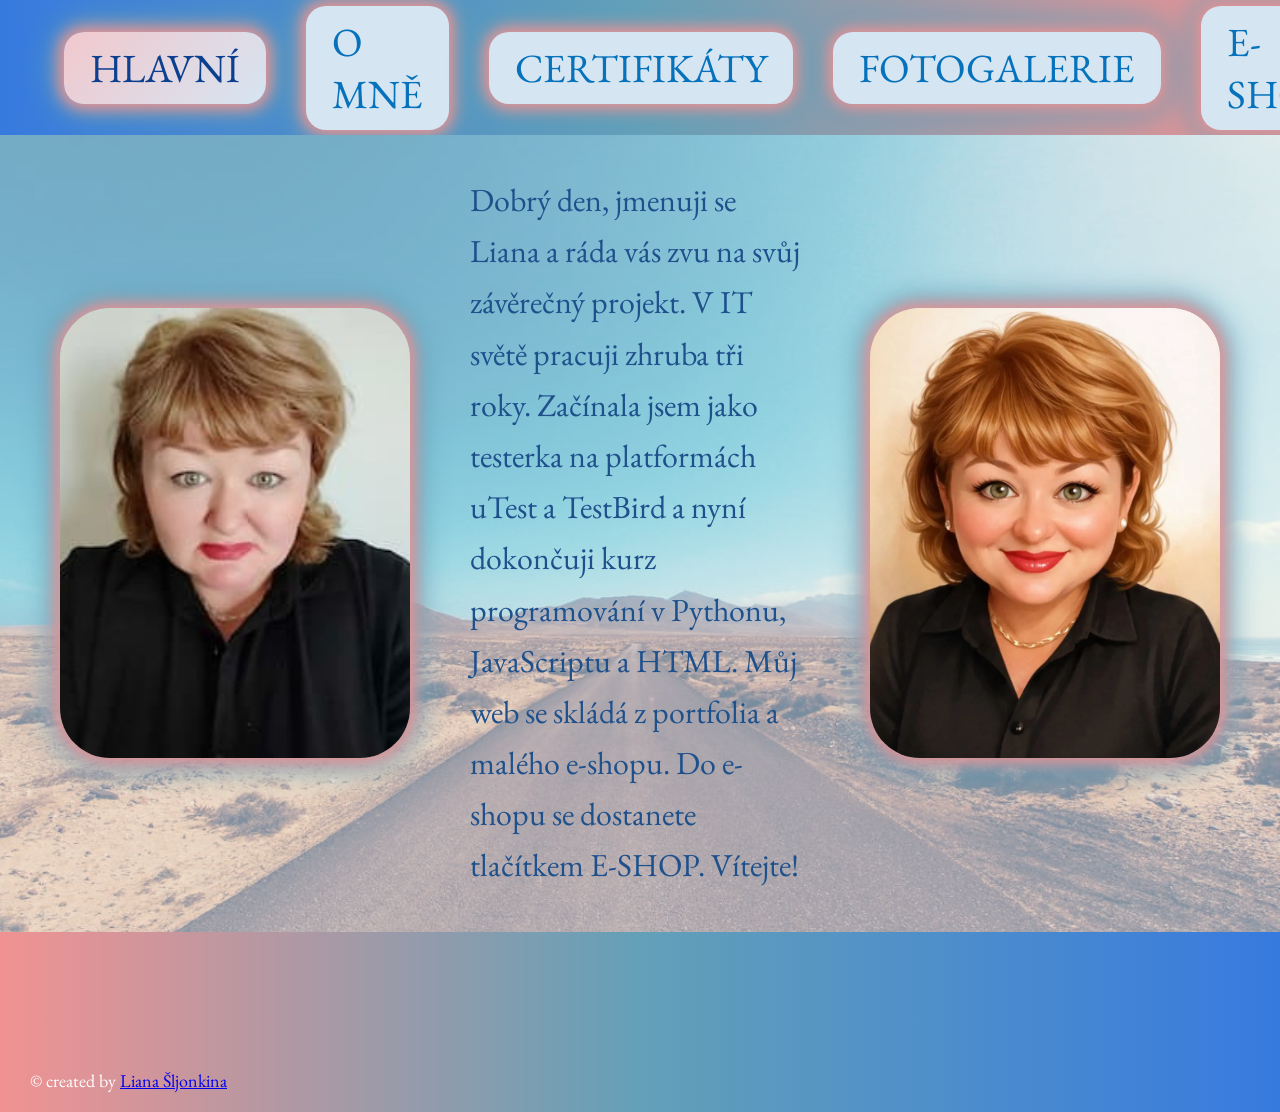
<file: index.html>
<!DOCTYPE html>
<html lang="cs">
<head>
    <meta charset="UTF-8">
    <meta name="viewport" content="width=device-width, initial-scale=1.0">
    <title>Liana Šljonkina — Portfolio</title>
    <link rel="stylesheet" href="style.css">
    <link rel="preconnect" href="https://fonts.googleapis.com">
    <link rel="preconnect" href="https://fonts.gstatic.com" crossorigin>
    <link href="https://fonts.googleapis.com/css2?family=EB+Garamond:ital,wght@0,400..800;1,400..800&family=Playfair+Display:ital,wght@0,400..900;1,400..900&display=swap" rel="stylesheet">
</head>
<body>
    <header class="header">
        <nav class="nav">
           <ul>
    <li><a href="index.html" class="active">HLAVNÍ</a></li>
    <li><a href="index1.html">O MNĚ</a></li>
    <li><a href="index2.html">CERTIFIKÁTY</a></li>
    <li><a href="index3.html">FOTOGALERIE</a></li>
    <li><a href="index4.html">E-SHOP</a></li>
    <li><a href="index5.html">KONTAKT</a></li>
</ul>
        </nav>
    </header>

    <aside class="aside">
        <div class="parent">
            <div class="foto">
         <a href="#"><img class="logo-img2" src="asets/liana.webp" alt="foto" fetchpriority="high"></a>
            </div>
            <p>Dobrý den, jmenuji se Liana a ráda vás zvu na svůj závěrečný projekt.
            V IT světě pracuji zhruba tři roky. Začínala jsem jako testerka na platformách uTest a TestBird 
            a nyní dokončuji kurz programování v Pythonu, JavaScriptu a HTML.
            Můj web se skládá z portfolia a malého e-shopu. Do e-shopu se dostanete tlačítkem E-SHOP.
             Vítejte!
            </p>
            <div class="foto2">
          <a href="#"><img class="logo-img2" src="asets/karLi.webp" alt="logo" fetchpriority="high"></a>
            </div>
        </div>
    </aside>

    <footer class="footer">
        <div>© created by <a href="mailto:sljonkina@gmail.com">Liana Šljonkina</a></div>
    </footer>
</body>
</html>
</file>
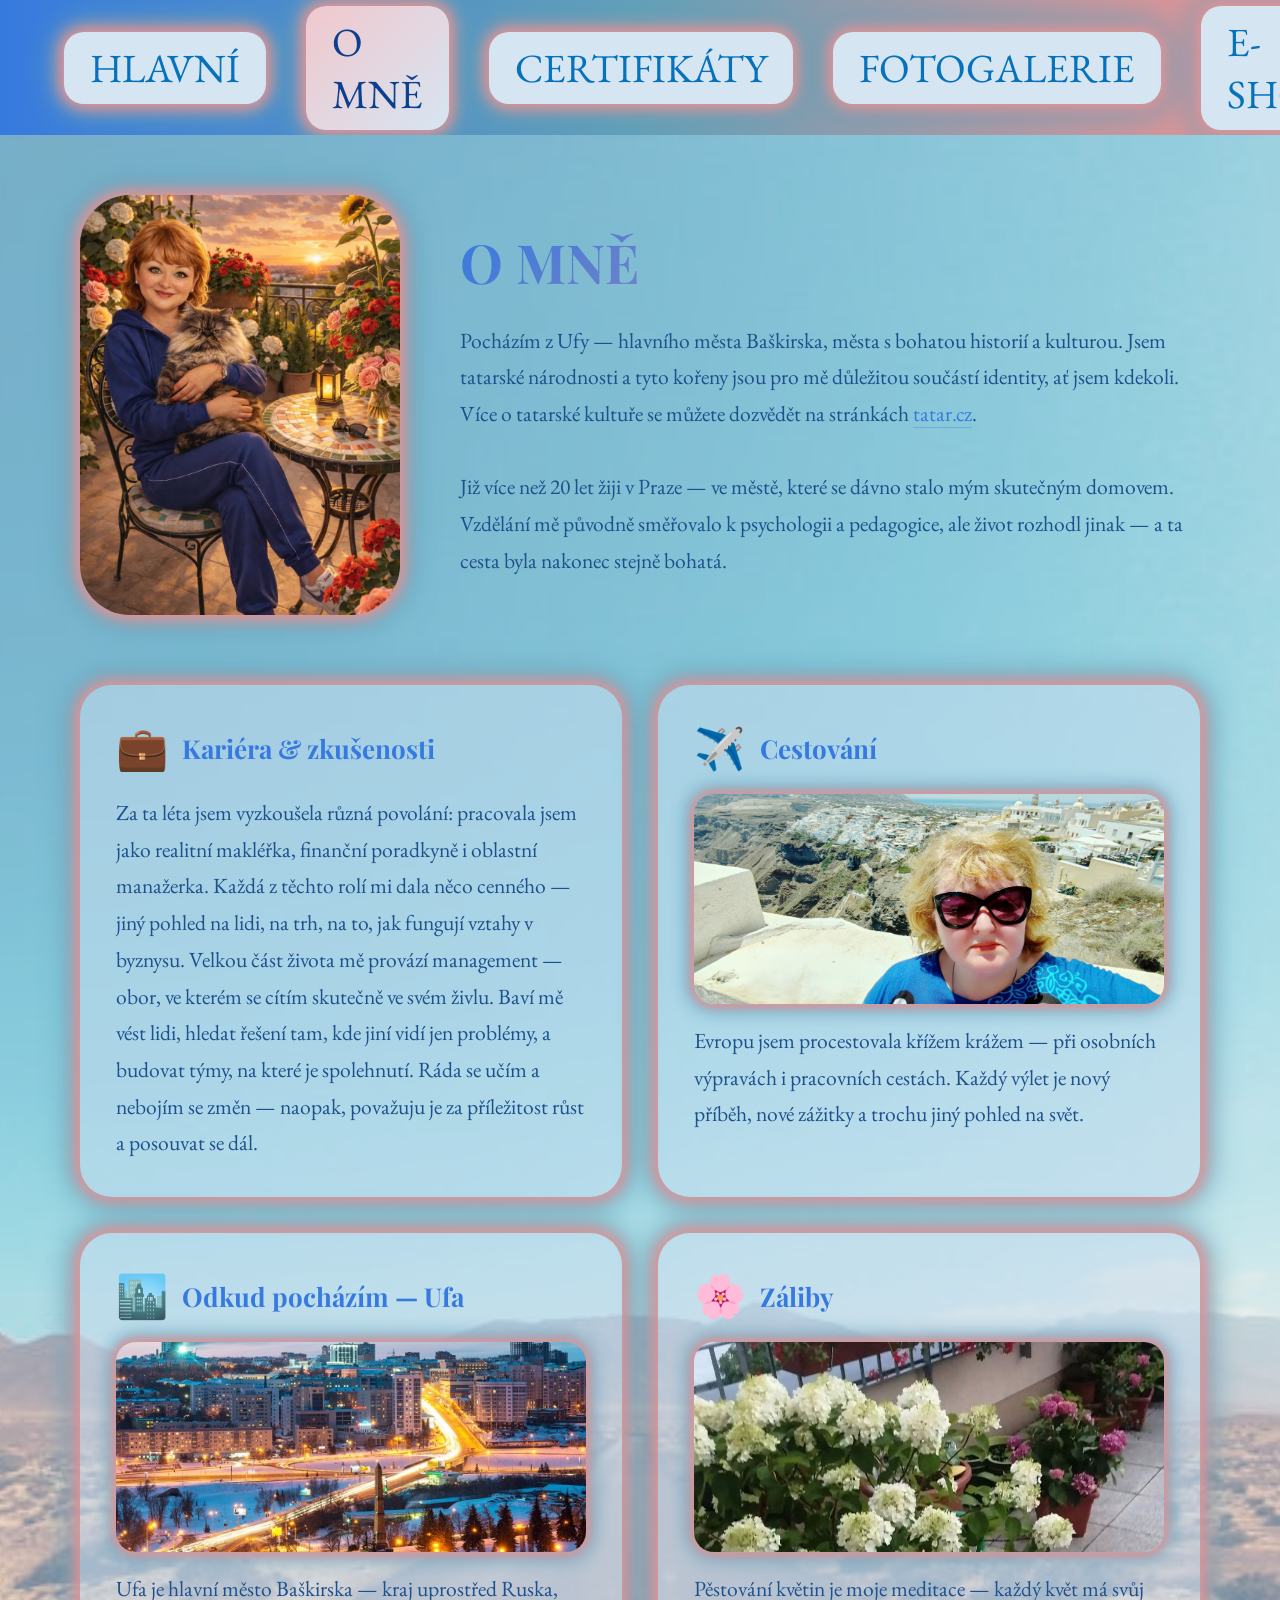
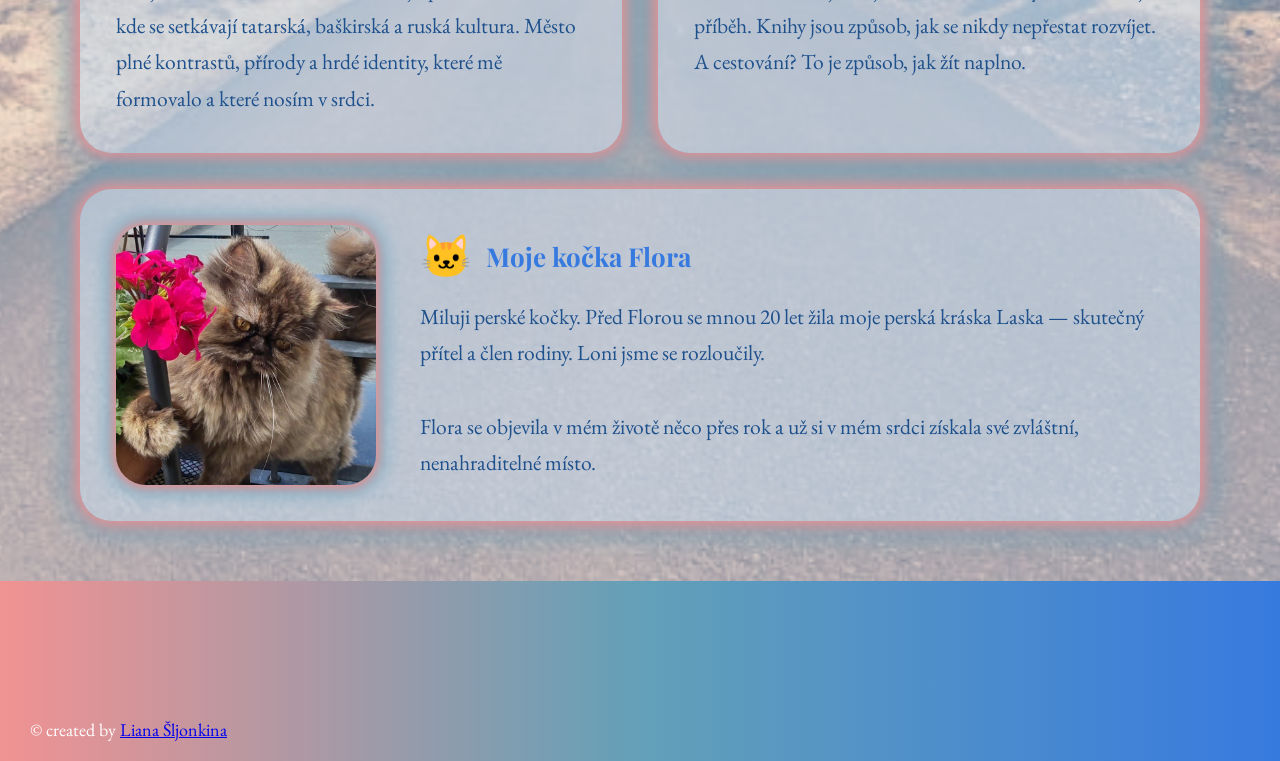
<file: index1.html>
<!DOCTYPE html>
<html lang="cs">
<head>
    <meta charset="UTF-8">
    <meta name="viewport" content="width=device-width, initial-scale=1.0">
    <title>Liana Šljonkina — O mně</title>
    <link rel="stylesheet" href="style1.css">
    <link rel="preconnect" href="https://fonts.googleapis.com">
    <link rel="preconnect" href="https://fonts.gstatic.com" crossorigin>
    <link href="https://fonts.googleapis.com/css2?family=EB+Garamond:ital,wght@0,400..800;1,400..800&family=Playfair+Display:ital,wght@0,400..900;1,400..900&display=swap" rel="stylesheet">
</head>
<body>
    <header class="header">
        <nav class="nav">
        <ul>
            <li><a href="index.html">HLAVNÍ</a></li>
            <li><a href="index1.html" class="active">O MNĚ</a></li>
            <li><a href="index2.html">CERTIFIKÁTY</a></li>
            <li><a href="index3.html">FOTOGALERIE</a></li>
            <li><a href="index4.html">E-SHOP</a></li>
            <li><a href="index5.html">KONTAKT</a></li>
        </ul>
        </nav>
    </header>

    <aside class="aside about-aside">
        <div class="about-wrapper">
            <div class="about-hero">
                <div class="foto-block">
                    <img src="asets/fotoj1.jpg" alt="Liana Šljonkina">
                </div>
                <div class="text-block">
                    <h1>O MNĚ</h1>
                    <p>
                        Pocházím z Ufy — hlavního města Baškirska, města s bohatou historií a kulturou.
                        Jsem tatarské národnosti a tyto kořeny jsou pro mě důležitou součástí identity,
                        ať jsem kdekoli. Více o tatarské kultuře se můžete dozvědět na stránkách
                        <a href="http://tatar.cz/" class="tatar-link" target="_blank">tatar.cz</a>.
                        <br><br>
                        Již více než 20 let žiji v Praze — ve městě, které se dávno stalo mým skutečným domovem.
                        Vzdělání mě původně směřovalo k psychologii a pedagogice, ale život rozhodl jinak
                        — a ta cesta byla nakonec stejně bohatá.
                    </p>
                </div>
            </div>

            <div class="about-sections">
                <div class="card">
                    <div class="card-header">
                        <span class="card-icon">💼</span>
                        <h2>Kariéra & zkušenosti</h2>
                    </div>
                    <p>Za ta léta jsem vyzkoušela různá povolání: pracovala jsem jako realitní makléřka,
                        finanční poradkyně i oblastní manažerka. Každá z těchto rolí mi dala něco cenného
                        — jiný pohled na lidi, na trh, na to, jak fungují vztahy v byznysu. Velkou část života
                        mě provází management — obor, ve kterém se cítím skutečně ve svém živlu. Baví mě vést lidi,
                        hledat řešení tam, kde jiní vidí jen problémy, a budovat týmy, na které je spolehnutí.
                        Ráda se učím a nebojím se změn — naopak, považuju je za příležitost růst a posouvat se dál.
                    </p>
                </div>

                <div class="card">
                    <div class="card-header">
                        <span class="card-icon">✈️</span>
                        <h2>Cestování</h2>
                    </div>
                    <img src="asets/fotoj3.jpg" alt="Cestování po Evropě">
                    <p>Evropu jsem procestovala křížem krážem — při osobních výpravách i pracovních cestách.
                        Každý výlet je nový příběh, nové zážitky a trochu jiný pohled na svět.</p>
                </div>

                <div class="card">
                    <div class="card-header">
                        <span class="card-icon">🏙️</span>
                        <h2>Odkud pocházím — Ufa</h2>
                    </div>
                    <img src="asets/fon2.3.jpg" alt="Ufa — hlavní město Baškirska">
                    <p>Ufa je hlavní město Baškirska — kraj uprostřed Ruska, kde se setkávají
                        tatarská, baškirská a ruská kultura. Město plné kontrastů, přírody a hrdé identity,
                        které mě formovalo a které nosím v srdci.</p>
                </div>

                <div class="card">
                    <div class="card-header">
                        <span class="card-icon">🌸</span>
                        <h2>Záliby</h2>
                    </div>
                    <img src="asets/kytky.jpg" alt="Moje květiny">
                    <p>Pěstování květin je moje meditace — každý květ má svůj příběh.
                        Knihy jsou způsob, jak se nikdy nepřestat rozvíjet. A cestování?
                        To je způsob, jak žít naplno.</p>
                </div>

                <div class="card wide">
                    <img src="asets/flora1.jpg" alt="Kočka Flora">
                    <div class="card-body">
                        <div class="card-header">
                            <span class="card-icon">🐱</span>
                            <h2>Moje kočka Flora</h2>
                        </div>
                        <p>Miluji perské kočky. Před Florou se mnou 20 let žila moje perská kráska Laska
                            — skutečný přítel a člen rodiny. Loni jsme se rozloučily.
                            <br><br>
                            Flora se objevila v mém životě něco přes rok a už si v mém srdci
                            získala své zvláštní, nenahraditelné místo.</p>
                    </div>
                </div>
            </div>
        </div>
    </aside>

    <footer class="footer">
     <div>© created by <a href="mailto:sljonkina@gmail.com">Liana Šljonkina</a></div>
    </footer>
</body>
</html>
</file>
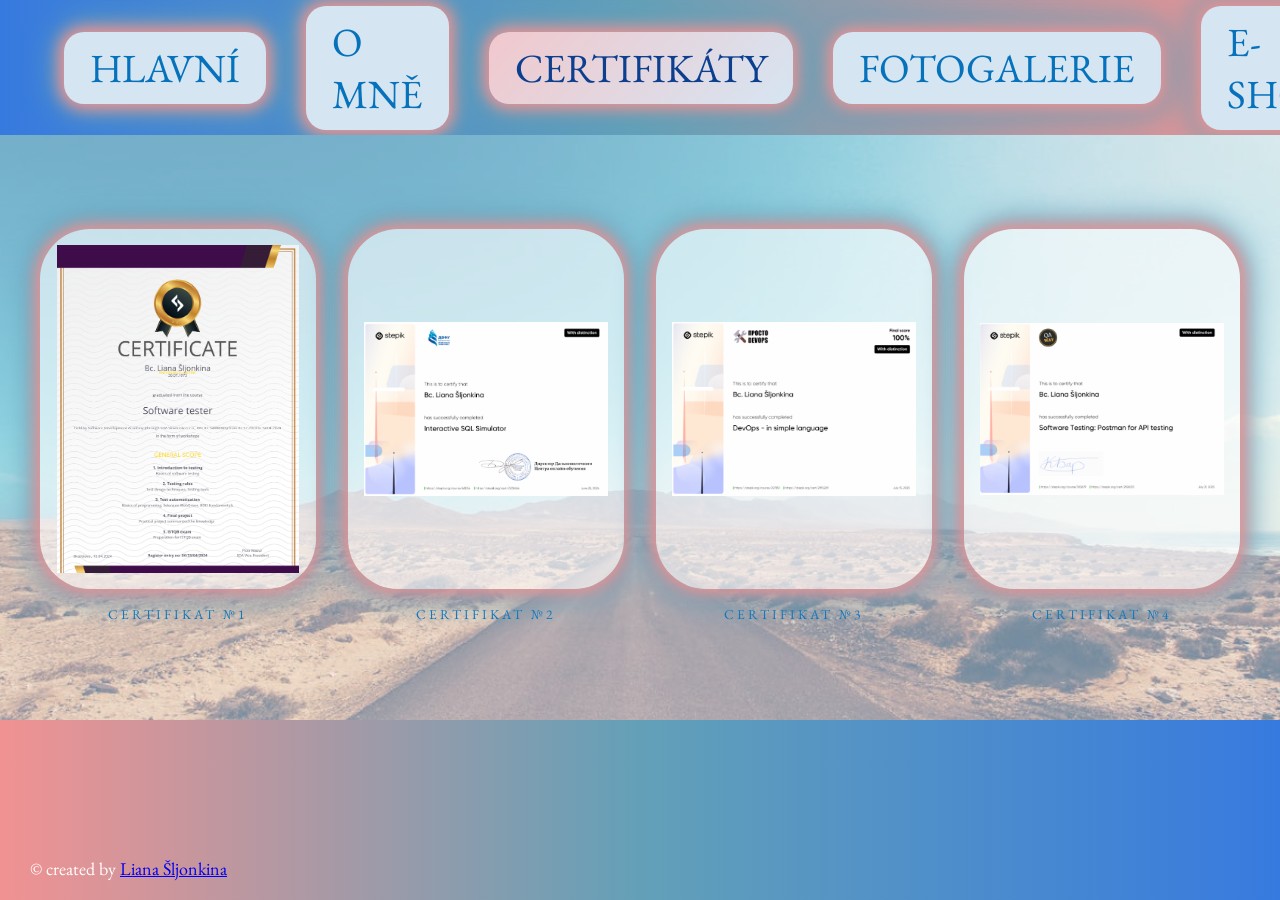
<file: index2.html>
<!DOCTYPE html>
<html lang="cs">
<head>
    <meta charset="UTF-8">
    <meta name="viewport" content="width=device-width, initial-scale=1.0">
    <title>Certifikáty — Liana Šljonkina</title>
    <link rel="stylesheet" href="style2.css">
    <link rel="preconnect" href="https://fonts.googleapis.com">
    <link rel="preconnect" href="https://fonts.gstatic.com" crossorigin>
    <link href="https://fonts.googleapis.com/css2?family=EB+Garamond:ital,wght@0,400..800;1,400..800&family=Playfair+Display:ital,wght@0,400..900;1,400..900&display=swap" rel="stylesheet">
</head>
<body>
    <header class="header">
        <nav class="nav">
            <ul>
                <li><a href="index.html">HLAVNÍ</a></li>
                <li><a href="index1.html">O MNĚ</a></li>
                <li><a href="index2.html" class="active">CERTIFIKÁTY</a></li>
                <li><a href="index3.html">FOTOGALERIE</a></li>
                <li><a href="index4.html">E-SHOP</a></li>
                <li><a href="index5.html">KONTAKT</a></li>
            </ul>
        </nav>
    </header>

    <main class="main-content">
        <section class="gallery">
            <article class="cert-card" style="--delay: 0s">
                <div class="card-inner">
                    <div class="card-shine"></div>
                    <img src="asets/SDA.png" alt="Certifikat №1">
                    <div class="card-overlay"><span class="cert-label">01</span></div>
                </div>
                <p class="cert-title">Certifikat №1</p>
            </article>
            <article class="cert-card" style="--delay: 0.15s">
                <div class="card-inner">
                    <div class="card-shine"></div>
                    <img src="asets/c2.png" alt="CERTIFICAT STEPIK">
                    <div class="card-overlay"><span class="cert-label">02</span></div>
                </div>
                <p class="cert-title">Certifikat №2</p>
            </article>
            <article class="cert-card" style="--delay: 0.3s">
                <div class="card-inner">
                    <div class="card-shine"></div>
                    <img src="asets/c3.png" alt="Certifikat 3">
                    <div class="card-overlay"><span class="cert-label">03</span></div>
                </div>
                <p class="cert-title">Certifikat №3</p>
            </article>
            <article class="cert-card" style="--delay: 0.45s">
                <div class="card-inner">
                    <div class="card-shine"></div>
                    <img src="asets/c4.png" alt="Certifikat 4">
                    <div class="card-overlay"><span class="cert-label">04</span></div>
                </div>
                <p class="cert-title">Certifikat №4</p>
            </article>
        </section>
    </main>

    <footer class="footer">
        <div>© created by <a href="mailto:sljonkina@gmail.com">Liana Šljonkina</a></div>
    </footer>
</body>
</html>
</file>
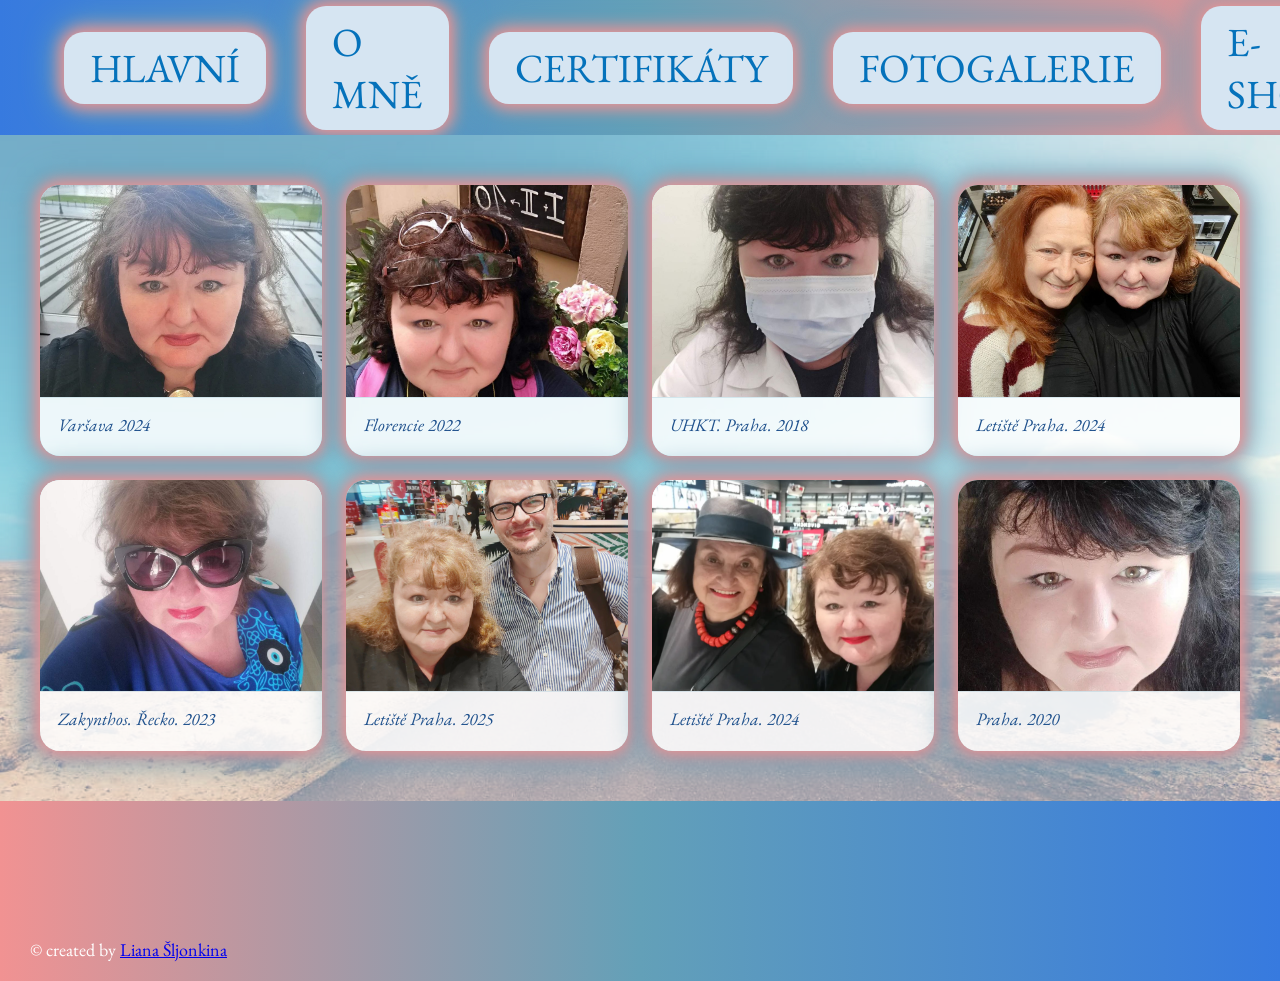
<file: index3.html>
<!DOCTYPE html>
<html lang="cs">
<head>
    <meta charset="UTF-8">
    <meta name="viewport" content="width=device-width, initial-scale=1.0">
    <title>Fotogalerie — Liana Šljonkina</title>
    <link rel="stylesheet" href="style3.css">
    <link rel="preconnect" href="https://fonts.googleapis.com">
    <link rel="preconnect" href="https://fonts.gstatic.com" crossorigin>
    <link href="https://fonts.googleapis.com/css2?family=EB+Garamond:ital,wght@0,400..800;1,400..800&family=Playfair+Display:ital,wght@0,400..900;1,400..900&display=swap" rel="stylesheet">
</head>
<body>
    <header class="header">
        <nav class="nav">
            <ul>
                <li><a href="index.html">HLAVNÍ</a></li>
                <li><a href="index1.html">O MNĚ</a></li>
                <li><a href="index2.html">CERTIFIKÁTY</a></li>
                <li><a href="index3.html">FOTOGALERIE</a></li>
                <li><a href="index4.html">E-SHOP</a></li>
                <li><a href="index5.html">KONTAKT</a></li>
            </ul>
        </nav>
    </header>

    <section class="gallery-section">
        <div class="gallery-grid">
            <article class="photo-card">
                <div class="photo-wrap"><img src="asets/foto1.jpg" alt="Varšava 2024"></div>
                <div class="photo-caption"><p>Varšava 2024</p></div>
            </article>
            <article class="photo-card">
                <div class="photo-wrap"><img src="asets/foto2.jpg" alt="Florencie 2022"></div>
                <div class="photo-caption"><p>Florencie 2022</p></div>
            </article>
            <article class="photo-card">
                <div class="photo-wrap"><img src="asets/foto3.jpg" alt="UHKT Praha 2018"></div>
                <div class="photo-caption"><p>UHKT. Praha. 2018</p></div>
            </article>
            <article class="photo-card">
                <div class="photo-wrap"><img src="asets/foto4.jpg" alt="Letiště Praha 2024"></div>
                <div class="photo-caption"><p>Letiště Praha. 2024</p></div>
            </article>
            <article class="photo-card">
                <div class="photo-wrap"><img src="asets/foto5.jpg" alt="Zakynthos Řecko 2023"></div>
                <div class="photo-caption"><p>Zakynthos. Řecko. 2023</p></div>
            </article>
            <article class="photo-card">
                <div class="photo-wrap"><img src="asets/foto 8.png" alt="Letiště Praha 2025"></div>
                <div class="photo-caption"><p>Letiště Praha. 2025</p></div>
            </article>
            <article class="photo-card">
                <div class="photo-wrap"><img src="asets/foto7.png" alt="Letiště Praha 2024"></div>
                <div class="photo-caption"><p>Letiště Praha. 2024</p></div>
            </article>
            <article class="photo-card">
                <div class="photo-wrap"><img src="asets/foto 6.jpg" alt="Praha 2020"></div>
                <div class="photo-caption"><p>Praha. 2020</p></div>
            </article>
        </div>
    </section>

    <footer class="footer">
        <div>© created by <a href="mailto:sljonkina@gmail.com">Liana Šljonkina</a></div>
    </footer>
</body>
</html>
</file>
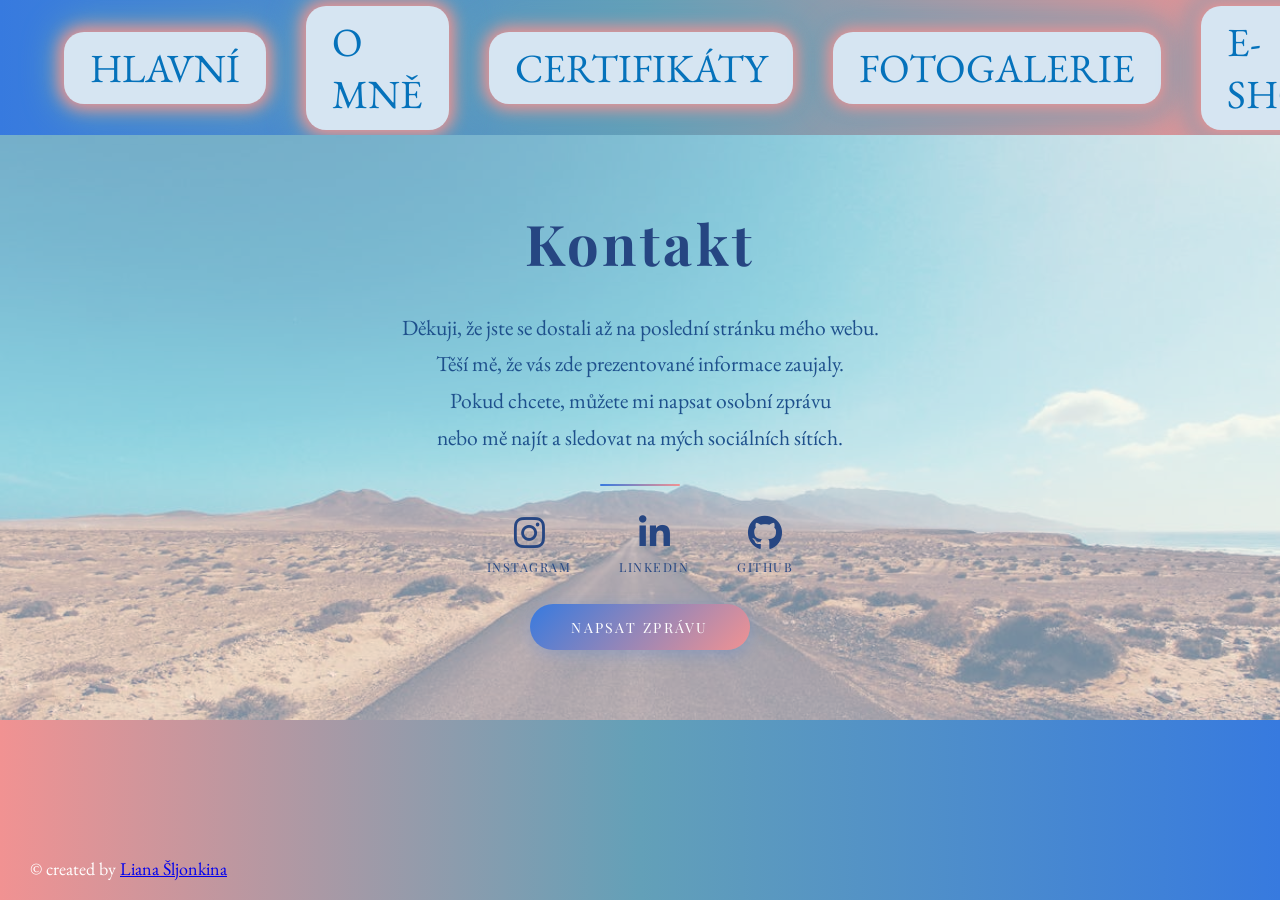
<file: index5.html>
<!DOCTYPE html>
<html lang="cs">
<head>
    <meta charset="UTF-8">
    <meta name="viewport" content="width=device-width, initial-scale=1.0">
    <title>Liana Šljonkina — Kontakt</title>
    <link rel="stylesheet" href="style5.css">
    <link rel="preconnect" href="https://fonts.googleapis.com">
    <link rel="preconnect" href="https://fonts.gstatic.com" crossorigin>
    <link href="https://fonts.googleapis.com/css2?family=EB+Garamond:ital,wght@0,400..800;1,400..800&family=Playfair+Display:ital,wght@0,400..900;1,400..900&display=swap" rel="stylesheet">
    <link rel="stylesheet" href="https://cdnjs.cloudflare.com/ajax/libs/font-awesome/6.5.0/css/all.min.css"/>
</head>
<body>
    <header class="header">
        <nav class="nav">
            <ul>
                <li><a href="index.html">HLAVNÍ</a></li>
                <li><a href="index1.html">O MNĚ</a></li>
                <li><a href="index2.html">CERTIFIKÁTY</a></li>
                <li><a href="index3.html">FOTOGALERIE</a></li>
                <li><a href="index4.html">E-SHOP</a></li>
                <li><a href="index5.html" class="active">KONTAKT</a></li>
            </ul>
        </nav>
    </header>

    <aside class="aside">
        <div class="parent">
            <div class="contact-block">
                <h1 class="contact-title">Kontakt</h1>
                <p class="contact-text">
                    Děkuji, že jste se dostali až na poslední stránku mého webu.<br>
                    Těší mě, že vás zde prezentované informace zaujaly.<br>
                    Pokud chcete, můžete mi napsat osobní zprávu<br>
                    nebo mě najít a sledovat na mých sociálních sítích.
                </p>
                <div class="divider"></div>
                <div class="socials">
                    <a class="social-link" href="https://www.instagram.com/liana_bizne/" target="_blank">
                        <i class="fa-brands fa-instagram"></i>
                        <span>Instagram</span>
                    </a>
                    <a class="social-link" href="https://www.linkedin.com/in/liana-%C5%A1ljonkina/" target="_blank">
                        <i class="fa-brands fa-linkedin-in"></i>
                        <span>LinkedIn</span>
                    </a>
                    <a class="social-link" href="https://github.com/LianaSl" target="_blank">
                        <i class="fa-brands fa-github"></i>
                        <span>GitHub</span>
                    </a>
                </div>
                <button id="open-modal-btn" class="btn-contact">Napsat zprávu</button>
            </div>
        </div>
    </aside>

    <footer class="footer">
        <div>© created by <a href="mailto:sljonkina@gmail.com">Liana Šljonkina</a></div>
    </footer>

    <div class="modal-overlay" id="modal">
        <div class="modal">
            <button id="modal-close-btn" class="modal-close">&times;</button>
            <h2>Napište mi</h2>
            <form id="contact-form" action="https://formspree.io/f/mvzwkqwl" method="POST">
                <div class="field-wrap">
                    <label for="iname">Jméno</label>
                    <input type="text" id="iname" name="name" placeholder="Vaše jméno">
                </div>
                <div class="field-wrap">
                    <label for="iemail">E-mail</label>
                    <input type="email" id="iemail" name="email" placeholder="vas@email.cz">
                </div>
                <div class="field-wrap">
                    <label for="imessage">Zpráva</label>
                    <textarea id="imessage" name="message" placeholder="Vaše zpráva..."></textarea>
                </div>
                <button type="submit" class="btn-send">Odeslat zprávu</button>
            </form>
            <div id="success-msg" class="success-msg" style="display:none;">
                ✅ Děkuji! Vaše zpráva byla odeslána.
                
            </div>
        </div>
    </div>

    <script src="script.js"></script>
</body>
</html>
</file>
<file: style.css>
* {
    margin: 0;
    padding: 0;
    box-sizing: border-box;
}
body,
button,
input,
textarea {
    font-family: 'EB Garamond', serif;
}

body {
    min-height: 100vh;
    display: flex;
    flex-direction: column;
    background: #d6e6f3;
}

main { flex: 1; }

.header {
    width: 100%;
    height: 15vh;
    padding: 20px 40px;
    display: flex;
    align-items: center;
    background-image: linear-gradient(
        to right,
        rgb(55, 122, 223),
        rgb(99, 160, 184),
        rgb(241, 146, 146)
    );
}

.nav { width: 100%; }

.nav ul {
    list-style: none;
    display: flex;
    justify-content: space-evenly;
    align-items: center;
    gap: 40px;
    width: 100%;
    padding: 16px 24px;
    margin: 0;
}

.nav ul li { cursor: pointer; }


.nav ul li a {
    display: inline-block;
    padding: 10px 26px;
    font-family: 'EB Garamond', serif;
    font-size: 40px;
    text-decoration: none;
    color: rgb(5, 114, 187);
    background: rgb(214, 229, 242);
    border: none;
    border-radius: 20px;
    box-shadow:
        0 0 15px 5px rgb(241, 146, 146),
        0 0 30px 10px rgb(99, 160, 184);
    transition: transform 0.3s ease;
}

.nav ul li a:hover {
    transform: scale(1.05);
}


.nav ul li a.active {
    background: linear-gradient(135deg, rgb(241, 200, 205), rgb(214, 229, 242));
    color: rgb(13, 63, 143);
}

.aside {
    flex: 1;
    background-color: rgba(198, 220, 238, 0.7);
    background-image: url(asets/put5.jpeg);
    background-size: cover;
    background-position: center;
    background-repeat: no-repeat;
    background-blend-mode: overlay;
    font-family: "EB Garamond", serif;
    display: flex;
    align-items: center;
}

.parent {
    display: flex;
    align-items: center;
    gap: 60px;
    padding: 40px 60px;
    font-size: 40px;
    font-family: "EB Garamond", serif;
    color: rgb(5, 114, 187);
}

.karLi,
.logo-img2 {
    width: 350px;
    height: 450px;
    border-radius: 50px;
    object-fit: cover;
    display: block;
    box-shadow:
        0 0 15px 5px rgb(241, 146, 146),
        0 0 30px 10px rgb(99, 160, 184);
}

.footer {
    height: 20vh;
    display: flex;
    align-items: flex-end;
    justify-content: flex-start;
    padding: 20px 30px;
    font-size: 18px;
    color: white;
    font-family: "EB Garamond", serif;
    background-image: linear-gradient(
        to left,
        rgb(55, 122, 223),
        rgb(99, 160, 184),
        rgb(241, 146, 146)
    );
}

@media (max-width: 768px) {
    .header { height: auto; padding: 16px 20px; }
    .nav ul { flex-wrap: wrap; justify-content: center; gap: 20px; padding: 10px 16px; }
    .nav ul li a { font-size: 22px; padding: 8px 16px; }
    .parent { flex-direction: column; align-items: center; text-align: center; font-size: 24px; padding: 30px 20px; gap: 30px; }
    .karLi, .logo-img2 { width: 220px; height: 280px; }
}


@keyframes slideInLeft {
    from { opacity: 0; transform: translateX(-80px) scale(0.85); }
    to { opacity: 1; transform: translateX(0) scale(1); }
}

@keyframes slideInRight {
    from { opacity: 0; transform: translateX(80px) scale(0.85); }
    to { opacity: 1; transform: translateX(0) scale(1); }
}

.foto { animation: slideInLeft 0.9s ease-out both; }
.foto2 { animation: slideInRight 0.9s ease-out both; }

.logo-img2,
.karLi { transition: transform 0.3s ease; }

.logo-img2:hover,
.karLi:hover { transform: scale(1.05); }


.contact-page {
    display: flex;
    justify-content: center;
    align-items: center;
    min-height: 70vh;
    padding: 50px 20px;
    background: url("../images/contact-bg.jpeg") center / cover no-repeat;
}

.contact-block {
    width: 100%;
    max-width: 760px;
    padding: 45px 40px;
    text-align: center;
    background: rgba(255, 255, 255, 0.85);
    border-radius: 25px;
    box-shadow: 0 0 30px rgba(240, 120, 130, 0.45);
    font-family: "EB Garamond", serif;
    color: #0b6fb5;
}

.contact-title {
    margin: 0 0 20px;
    font-family: "Playfair Display", serif;
    font-size: 2.8rem;
    color: #0b6fb5;
}

.contact-text {
    margin: 0;
    font-size: 1.35rem;
    line-height: 1.7;
}

.divider {
    height: 3px;
    width: 60%;
    margin: 28px auto;
    border-radius: 3px;
    background: linear-gradient(90deg, #3a7bd5, #f09090);
}

.socials {
    display: flex;
    flex-wrap: wrap;
    justify-content: center;
    gap: 18px;
    margin-bottom: 30px;
}

.social-link,
.btn-contact,
.btn-send {
    display: inline-flex;
    align-items: center;
    gap: 10px;
    padding: 10px 26px;
    font-family: inherit;
    font-size: 1.3rem;
    color: #0b6fb5;
    text-decoration: none;
    background: #d6e6f3;
    border: none;
    border-radius: 15px;
    box-shadow: 0 0 15px rgba(240, 120, 130, 0.5);
    cursor: pointer;
    transition: transform 0.2s, box-shadow 0.2s;
}

.social-link:visited { color: #0b6fb5; }

.social-link:hover,
.btn-contact:hover,
.btn-send:hover {
    transform: translateY(-3px);
    box-shadow: 0 0 24px rgba(240, 120, 130, 0.9);
}

.btn-contact {
    font-size: 1.4rem;
    padding: 12px 34px;
}


.modal-overlay {
    display: none;
    position: fixed;
    inset: 0;
    z-index: 1000;
    align-items: center;
    justify-content: center;
    background: rgba(11, 60, 110, 0.55);
}

.modal-overlay.open { display: flex; }

.modal {
    position: relative;
    width: 90%;
    max-width: 480px;
    padding: 35px;
    background: #ffffff;
    border-radius: 20px;
    box-shadow: 0 0 30px rgba(240, 120, 130, 0.6);
    font-family: "EB Garamond", serif;
    color: #0b6fb5;
}

.modal h2 {
    margin: 0 0 20px;
    text-align: center;
    font-family: "Playfair Display", serif;
    font-size: 1.9rem;
}

.modal-close {
    position: absolute;
    top: 10px;
    right: 16px;
    font-size: 2rem;
    line-height: 1;
    color: #0b6fb5;
    background: none;
    border: none;
    cursor: pointer;
}

.field-wrap { margin-bottom: 15px; }

.field-wrap label {
    display: block;
    margin-bottom: 5px;
    font-size: 1.2rem;
}

.field-wrap input,
.field-wrap textarea {
    width: 100%;
    padding: 10px 12px;
    font-family: inherit;
    font-size: 1.1rem;
    color: #0b4f86;
    background: #f4f9fd;
    border: 1px solid #9bb8d3;
    border-radius: 10px;
}

.field-wrap input:focus,
.field-wrap textarea:focus {
    outline: none;
    border-color: #f09090;
    box-shadow: 0 0 8px rgba(240, 120, 130, 0.5);
}

.field-wrap textarea {
    min-height: 120px;
    resize: vertical;
}

.btn-send { display: flex; margin: 10px auto 0; }

.success-msg {
    text-align: center;
    font-size: 1.4rem;
}

@media (max-width: 600px) {
    .contact-block { padding: 30px 20px; }
    .contact-title { font-size: 2.2rem; }
    .contact-text { font-size: 1.15rem; }
}
body p,
.contact-text,
.about-hero p,
.card p {
    font-family: 'EB Garamond', serif;
    font-size: 1.35rem;
    font-style: normal;
    line-height: 1.7;
    color: rgb(30, 80, 140);
}

.parent p {
    font-size: 2rem;
    line-height: 1.6;
}

@media (max-width: 768px) {
    .parent p {
        font-size: 1.3rem;
    }
}
</file>
<file: style1.css>
* {
    margin: 0;
    padding: 0;
    box-sizing: border-box;
}
body,
button,
input,
textarea {
    font-family: 'EB Garamond', serif;
}

body {
    min-height: 100vh;
    display: flex;
    flex-direction: column;
}

.header {
    width: 100%;
    height: 15vh;
    padding: 20px 40px;
    display: flex;
    align-items: center;
    background-image: linear-gradient(
        to right,
        rgb(55, 122, 223),
        rgb(99, 160, 184),
        rgb(241, 146, 146)
    );
}

.nav { width: 100%; }

.nav ul {
    list-style: none;
    display: flex;
    justify-content: space-evenly;
    align-items: center;
    gap: 40px;
    width: 100%;
    padding: 16px 24px;
    margin: 0;
}

.nav ul li { cursor: pointer; }


.nav ul li a {
    display: inline-block;
    padding: 10px 26px;
    font-family: 'EB Garamond', serif;
    font-size: 40px;
    text-decoration: none;
    color: rgb(5, 114, 187);
    background: rgb(214, 229, 242);
    border: none;
    border-radius: 20px;
    box-shadow:
        0 0 15px 5px rgb(241, 146, 146),
        0 0 30px 10px rgb(99, 160, 184);
    transition: transform 0.3s ease;
}

.nav ul li a:hover {
    transform: scale(1.05);
}


.nav ul li a.active {
    background: linear-gradient(135deg, rgb(241, 200, 205), rgb(214, 229, 242));
    color: rgb(13, 63, 143);
}

.footer {
    height: 20vh;
    display: flex;
    align-items: flex-end;
    justify-content: flex-start;
    padding: 20px 30px;
    font-size: 18px;
    color: white;
    font-family: "EB Garamond", serif;
    background-image: linear-gradient(
        to left,
        rgb(55, 122, 223),
        rgb(99, 160, 184),
        rgb(241, 146, 146)
    );
}

@media (max-width: 768px) {
    .header { height: auto; padding: 16px 20px; }
    .nav ul { flex-wrap: wrap; justify-content: center; gap: 20px; padding: 10px 16px; }
    .nav ul li a { font-size: 22px; padding: 8px 16px; }
}



.about-aside {
    display: block !important;
    align-items: unset !important;
    flex: 1;
    background-color: rgba(198, 220, 238, 0.7);
    background-image: url(asets/put5.jpeg);
    background-size: cover;
    background-position: center;
    background-repeat: no-repeat;
    background-blend-mode: overlay;
}

.about-wrapper {
    max-width: 1200px;
    margin: 0 auto;
    padding: 60px 40px;
    font-family: "EB Garamond", serif;
}

.about-hero {
    display: flex;
    align-items: center;
    gap: 60px;
    margin-bottom: 70px;
    animation: fadeUp 0.8s ease both;
}

.about-hero .foto-block img {
    width: 320px;
    height: 420px;
    border-radius: 50px;
    object-fit: cover;
    display: block;
    box-shadow:
        0 0 15px 5px rgb(241, 146, 146),
        0 0 30px 10px rgb(99, 160, 184);
    transition: transform 0.35s ease;
}

.about-hero .foto-block img:hover { transform: scale(1.03); }

.about-hero h1 {
    font-family: 'Playfair Display', serif;
    font-size: 54px;
    font-weight: 700;
    line-height: 1.15;
    margin-bottom: 28px;
    background: linear-gradient(135deg, rgb(55, 122, 223), rgb(241, 146, 146));
    -webkit-background-clip: text;
    -webkit-text-fill-color: transparent;
    background-clip: text;
}

.about-hero p {
    font-size: 22px;
    line-height: 1.8;
    color: rgb(30, 80, 140);
}

.about-sections {
    display: grid;
    grid-template-columns: 1fr 1fr;
    gap: 36px;
}

.card {
    background: rgba(198, 220, 238, 0.55);
    border-radius: 32px;
    padding: 36px;
    display: flex;
    flex-direction: column;
    gap: 18px;
    box-shadow:
        0 0 15px 5px rgb(241, 146, 146),
        0 0 30px 10px rgb(99, 160, 184);
    transition: transform 0.28s ease, box-shadow 0.28s ease;
    animation: fadeUp 0.8s ease both;
}

.card:hover {
    transform: translateY(-5px);
    box-shadow:
        0 0 20px 8px rgb(241, 146, 146),
        0 0 40px 15px rgb(99, 160, 184);
}

.card:nth-child(1) { animation-delay: 0.1s; }
.card:nth-child(2) { animation-delay: 0.2s; }
.card:nth-child(3) { animation-delay: 0.3s; }
.card:nth-child(4) { animation-delay: 0.4s; }
.card:nth-child(5) { animation-delay: 0.5s; }

.card-header { display: flex; align-items: center; gap: 14px; }
.card-icon { font-size: 42px; }

.card h2 {
    font-family: 'Playfair Display', serif;
    font-size: 26px;
    color: rgb(55, 122, 223);
}

.card p {
    font-size: 19px;
    line-height: 1.75;
    color: rgb(30, 80, 140);
}

.card img {
    width: 100%;
    height: 210px;
    object-fit: cover;
    border-radius: 20px;
    box-shadow:
        0 0 10px 3px rgb(241, 146, 146),
        0 0 20px 6px rgb(99, 160, 184);
}

.card.wide {
    grid-column: 1 / -1;
    flex-direction: row;
    align-items: center;
    gap: 44px;
}

.card.wide img { width: 260px; height: 260px; flex-shrink: 0; border-radius: 30px; }

.card.wide .card-body {
    flex: 1;
    display: flex;
    flex-direction: column;
    gap: 14px;
}

a.tatar-link {
    color: rgb(55, 122, 223);
    text-decoration: none;
    border-bottom: 1px solid rgba(55, 122, 223, 0.35);
    transition: color 0.2s, border-color 0.2s;
}
a.tatar-link:hover { color: rgb(200, 80, 120); border-color: rgb(200, 80, 120); }

@keyframes fadeUp {
    from { opacity: 0; transform: translateY(28px); }
    to   { opacity: 1; transform: translateY(0); }
}

@media (max-width: 768px) {
    .about-wrapper { padding: 30px 20px; }
    .about-hero { flex-direction: column; text-align: center; }
    .about-hero .foto-block img { width: 240px; height: 300px; }
    .about-hero h1 { font-size: 34px; }
    .about-hero p { font-size: 18px; }
    .about-sections { grid-template-columns: 1fr; }
    .card.wide { flex-direction: column; }
    .card.wide img { width: 100%; height: 220px; }
}
body p,
.contact-text,
.about-hero p,
.card p {
    font-family: 'EB Garamond', serif;
    font-size: 1.35rem;
    font-style: normal;
    line-height: 1.7;
    color: rgb(30, 80, 140);
}
</file>
<file: style2.css>
* {
    margin: 0;
    padding: 0;
    box-sizing: border-box;
}

body,
button,
input,
textarea {
    font-family: 'EB Garamond', serif;
}

body {
    min-height: 100vh;
    display: flex;
    flex-direction: column;
}

.header {
    width: 100%;
    height: 15vh;
    padding: 20px 40px;
    display: flex;
    align-items: center;
    background-image: linear-gradient(
        to right,
        rgb(55, 122, 223),
        rgb(99, 160, 184),
        rgb(241, 146, 146)
    );
}

.nav { width: 100%; }

.nav ul {
    list-style: none;
    display: flex;
    justify-content: space-evenly;
    align-items: center;
    gap: 40px;
    width: 100%;
    padding: 16px 24px;
    margin: 0;
}

.nav ul li { cursor: pointer; }


.nav ul li a {
    display: inline-block;
    padding: 10px 26px;
    font-family: 'EB Garamond', serif;
    font-size: 40px;
    text-decoration: none;
    color: rgb(5, 114, 187);
    background: rgb(214, 229, 242);
    border: none;
    border-radius: 20px;
    box-shadow:
        0 0 15px 5px rgb(241, 146, 146),
        0 0 30px 10px rgb(99, 160, 184);
    transition: transform 0.3s ease;
}

.nav ul li a:hover {
    transform: scale(1.05);
}


.nav ul li a.active {
    background: linear-gradient(135deg, rgb(241, 200, 205), rgb(214, 229, 242));
    color: rgb(13, 63, 143);
}

.footer {
    height: 20vh;
    display: flex;
    align-items: flex-end;
    justify-content: flex-start;
    padding: 20px 30px;
    font-size: 18px;
    color: white;
    font-family: "EB Garamond", serif;
    background-image: linear-gradient(
        to left,
        rgb(55, 122, 223),
        rgb(99, 160, 184),
        rgb(241, 146, 146)
    );
}

@media (max-width: 768px) {
    .header { height: auto; padding: 16px 20px; }
    .nav ul { flex-wrap: wrap; justify-content: center; gap: 20px; padding: 10px 16px; }
    .nav ul li a { font-size: 22px; padding: 8px 16px; }
}



.main-content {
    flex: 1;
    background-color: rgba(198, 220, 238, 0.7);
    background-image: url(asets/put5.jpeg);
    background-size: cover;
    background-position: center;
    background-repeat: no-repeat;
    background-blend-mode: overlay;
    display: flex;
    align-items: center;
    justify-content: center;
    padding: 50px 40px;
}

.gallery {
    display: grid;
    grid-template-columns: repeat(auto-fit, minmax(260px, 1fr));
    gap: 32px;
    max-width: 1200px;
    width: 100%;
}

.cert-card {
    display: flex;
    flex-direction: column;
    align-items: center;
    gap: 14px;
    animation: fadeUp 0.7s ease both;
    animation-delay: var(--delay, 0s);
}

.card-inner {
    position: relative;
    width: 100%;
    border-radius: 50px;
    overflow: hidden;
    background: rgba(255, 255, 255, 0.6);
    box-shadow:
        0 0 15px 5px rgb(241, 146, 146),
        0 0 30px 10px rgb(99, 160, 184);
    cursor: pointer;
    transition: transform 0.4s cubic-bezier(0.25, 0.8, 0.25, 1), box-shadow 0.4s ease;
}

.card-shine {
    position: absolute;
    top: -100%;
    left: -60%;
    width: 40%;
    height: 200%;
    background: linear-gradient(105deg, transparent 40%, rgba(255,255,255,0.18) 50%, transparent 60%);
    z-index: 3;
    pointer-events: none;
}

.card-inner img {
    width: 100%;
    height: 360px;
    object-fit: contain;
    display: block;
    padding: 16px;
    transition: transform 0.5s ease;
}

.card-overlay {
    position: absolute;
    inset: 0;
    background: rgba(55, 122, 223, 0.4);
    display: flex;
    align-items: center;
    justify-content: center;
    opacity: 0;
    transition: opacity 0.35s ease;
    z-index: 2;
}

.cert-label {
    font-family: 'Playfair Display', serif;
    font-size: 3rem;
    color: white;
    font-weight: 700;
    letter-spacing: 0.1em;
}

.cert-card:hover .card-inner {
    transform: translateY(-6px) scale(1.01);
    box-shadow:
        0 0 20px 8px rgb(241, 146, 146),
        0 0 40px 14px rgb(99, 160, 184);
}

.cert-card:hover .card-overlay { opacity: 1; }
.cert-card:hover .card-inner img { transform: scale(1.04); }
.cert-card:hover .card-shine { animation: shine 0.6s ease forwards; }

.cert-title {
    font-family: 'EB Garamond', serif;
    font-size: 0.85rem;
    letter-spacing: 0.22em;
    text-transform: uppercase;
    color: rgb(5, 114, 187);
    font-weight: 400;
}

@keyframes fadeUp {
    from { opacity: 0; transform: translateY(30px); }
    to   { opacity: 1; transform: translateY(0); }
}

@keyframes shine {
    from { left: -60%; }
    to   { left: 130%; }
}

@media (max-width: 768px) {
    .main-content { padding: 30px 20px; }
}

body p,
.contact-text,
.about-hero p,
.card p {
    font-family: 'EB Garamond', serif;
    font-size: 1.35rem;
    font-style: normal;
    line-height: 1.7;
    color: rgb(30, 80, 140);
}
</file>
<file: style3.css>
* {
    margin: 0;
    padding: 0;
    box-sizing: border-box;
}
body,
button,
input,
textarea {
    font-family: 'EB Garamond', serif;
}

body {
    min-height: 100vh;
    display: flex;
    flex-direction: column;
}

.header {
    width: 100%;
    height: 15vh;
    padding: 20px 40px;
    display: flex;
    align-items: center;
    background-image: linear-gradient(
        to right,
        rgb(55, 122, 223),
        rgb(99, 160, 184),
        rgb(241, 146, 146)
    );
}

.nav { width: 100%; }

.nav ul {
    list-style: none;
    display: flex;
    justify-content: space-evenly;
    align-items: center;
    gap: 40px;
    width: 100%;
    padding: 16px 24px;
    margin: 0;
}

.nav ul li { cursor: pointer; }


.nav ul li a {
    display: inline-block;
    padding: 10px 26px;
    font-family: 'EB Garamond', serif;
    font-size: 40px;
    text-decoration: none;
    color: rgb(5, 114, 187);
    background: rgb(214, 229, 242);
    border: none;
    border-radius: 20px;
    box-shadow:
        0 0 15px 5px rgb(241, 146, 146),
        0 0 30px 10px rgb(99, 160, 184);
    transition: transform 0.3s ease;
}

.nav ul li a:hover {
    transform: scale(1.05);
}

.nav ul li a.active {
    background: linear-gradient(135deg, rgb(241, 200, 205), rgb(214, 229, 242));
    color: rgb(13, 63, 143);
}

.footer {
    height: 20vh;
    display: flex;
    align-items: flex-end;
    justify-content: flex-start;
    padding: 20px 30px;
    font-size: 18px;
    color: white;
    font-family: "EB Garamond", serif;
    background-image: linear-gradient(
        to left,
        rgb(55, 122, 223),
        rgb(99, 160, 184),
        rgb(241, 146, 146)
    );
}

@media (max-width: 768px) {
    .header { height: auto; padding: 16px 20px; }
    .nav ul { flex-wrap: wrap; justify-content: center; gap: 20px; padding: 10px 16px; }
    .nav ul li a { font-size: 22px; padding: 8px 16px; }
}



.gallery-section {
    flex: 1;
    background-color: rgba(198, 220, 238, 0.7);
    background-image: url(asets/put5.jpeg);
    background-size: cover;
    background-position: center;
    background-repeat: no-repeat;
    background-blend-mode: overlay;
    padding: 50px 40px;
}

.gallery-grid {
    display: grid;
    grid-template-columns: repeat(4, 1fr);
    gap: 24px;
    max-width: 1400px;
    margin: 0 auto;
}

.photo-card {
    background: rgba(255, 255, 255, 0.85);
    border-radius: 20px;
    overflow: hidden;
    box-shadow:
        0 0 15px 5px rgb(241, 146, 146),
        0 0 30px 10px rgb(99, 160, 184);
    transition: transform 0.35s ease, box-shadow 0.35s ease;
}

.photo-card:hover {
    transform: translateY(-6px);
    box-shadow:
        0 0 20px 8px rgb(241, 146, 146),
        0 0 40px 15px rgb(99, 160, 184);
}

.photo-wrap { width: 100%; aspect-ratio: 4 / 3; overflow: hidden; }

.photo-wrap img {
    width: 100%;
    height: 100%;
    object-fit: cover;
    display: block;
    transition: transform 0.5s ease;
}

.photo-card:hover .photo-wrap img { transform: scale(1.06); }

.photo-caption {
    padding: 14px 18px 18px;
    border-top: 1px solid rgba(99, 160, 184, 0.2);
}

.photo-caption p {
    font-family: 'EB Garamond', serif;
    font-size: 1.1rem;
    line-height: 1.5;
    color: rgb(30, 80, 140);
    font-style: italic;
}

@media (max-width: 1024px) {
    .gallery-grid { grid-template-columns: repeat(2, 1fr); gap: 20px; }
}

@media (max-width: 480px) {
    .gallery-section { padding: 30px 20px; }
    .gallery-grid { grid-template-columns: 1fr; gap: 20px; }
}

body p,
.contact-text,
.about-hero p,
.card p {
    font-family: 'EB Garamond', serif;
    font-size: 1.35rem;
    font-style: normal;
    line-height: 1.7;
    color: rgb(30, 80, 140);
}
</file>
<file: style5.css>
* {
    margin: 0;
    padding: 0;
    box-sizing: border-box;
}

body,
button,
input,
textarea {
    font-family: 'EB Garamond', serif;
}

body {
    min-height: 100vh;
    display: flex;
    flex-direction: column;
}

.header {
    width: 100%;
    height: 15vh;
    padding: 20px 40px;
    display: flex;
    align-items: center;
    background-image: linear-gradient(
        to right,
        rgb(55, 122, 223),
        rgb(99, 160, 184),
        rgb(241, 146, 146)
    );
}

.nav { width: 100%; }

.nav ul {
    list-style: none;
    display: flex;
    justify-content: space-evenly;
    align-items: center;
    gap: 40px;
    width: 100%;
    padding: 16px 24px;
    margin: 0;
}

.nav ul li { cursor: pointer; }


.nav ul li a {
    display: inline-block;
    padding: 10px 26px;
    font-family: 'EB Garamond', serif;
    font-size: 40px;
    text-decoration: none;
    color: rgb(5, 114, 187);
    background: rgb(214, 229, 242);
    border: none;
    border-radius: 20px;
    box-shadow:
        0 0 15px 5px rgb(241, 146, 146),
        0 0 30px 10px rgb(99, 160, 184);
    transition: transform 0.3s ease;
}

.nav ul li a:hover {
    transform: scale(1.05);
}


.nav ul li a.active {
    background: linear-gradient(135deg, rgb(241, 200, 205), rgb(214, 229, 242));
    color: rgb(13, 63, 143);
}

.footer {
    height: 20vh;
    display: flex;
    align-items: flex-end;
    justify-content: flex-start;
    padding: 20px 30px;
    font-size: 18px;
    color: white;
    font-family: "EB Garamond", serif;
    background-image: linear-gradient(
        to left,
        rgb(55, 122, 223),
        rgb(99, 160, 184),
        rgb(241, 146, 146)
    );
}

@media (max-width: 768px) {
    .header { height: auto; padding: 16px 20px; }
    .nav ul { flex-wrap: wrap; justify-content: center; gap: 20px; padding: 10px 16px; }
    .nav ul li a { font-size: 22px; padding: 8px 16px; }
}



.aside {
    flex: 1;
    background-color: rgba(198, 220, 238, 0.7);
    background-image: url(asets/put5.jpeg);
    background-size: cover;
    background-position: center;
    background-repeat: no-repeat;
    background-blend-mode: overlay;
    display: flex;
    align-items: center;
    justify-content: center;
}

.parent {
    display: flex;
    align-items: center;
    justify-content: center;
    padding: 40px 60px;
}

.contact-block {
    display: flex;
    flex-direction: column;
    align-items: center;
    gap: 1.8rem;
    text-align: center;
}

.contact-title {
    font-family: 'Playfair Display', serif;
    font-size: 3.50rem;
    color: rgb(38, 70, 130);
    letter-spacing: 0.06em;
}

.contact-text {
    font-family: 'EB Garamond', serif;
    font-size: 1.50rem;
    line-height: 1.85;
    color: rgb(38, 70, 130);
    font-style: italic;
    max-width: 600px;
}

.divider {
    width: 80px;
    height: 2px;
    background: linear-gradient(90deg, rgb(55, 122, 223), rgb(241, 146, 146));
    border-radius: 2px;
}

.socials { display: flex; gap: 3rem; align-items: center; }

.social-link {
    display: flex;
    flex-direction: column;
    align-items: center;
    gap: 0.5rem;
    text-decoration: none;
    color: rgb(38, 70, 130);
    transition: transform 0.25s, color 0.25s;
}

.social-link:hover { transform: translateY(-5px); color: rgb(55, 122, 223); }
.social-link i { font-size: 2.2rem; }

.social-link span {
    font-family: 'Playfair Display', serif;
    font-size: 0.78rem;
    letter-spacing: 0.12em;
    text-transform: uppercase;
}

.btn-contact {
    display: inline-block;
    padding: 0.85rem 2.6rem;
    border: none;
    border-radius: 50px;
    background: linear-gradient(135deg, rgb(55, 122, 223) 0%, rgb(241, 146, 146) 100%);
    color: #fff;
    font-family: 'Playfair Display', serif;
    font-size: 0.88rem;
    letter-spacing: 0.16em;
    text-transform: uppercase;
    text-decoration: none;
    cursor: pointer;
    box-shadow: 0 4px 18px rgba(55, 122, 223, 0.3);
    transition: opacity 0.2s, transform 0.2s;
}

.btn-contact:hover { opacity: 0.9; transform: translateY(-2px); }


.modal-overlay {
    display: none;
    position: fixed;
    inset: 0;
    background: rgba(38, 70, 130, 0.4);
    backdrop-filter: blur(6px);
    z-index: 100;
    align-items: center;
    justify-content: center;
}


.modal-overlay.modal-open { display: flex; }

.modal-overlay:target { display: flex; }

.modal {
    background: #fff;
    border-radius: 20px;
    padding: 2.8rem 2.5rem 2.2rem;
    max-width: 480px;
    width: 92%;
    position: relative;
    box-shadow:
        0 8px 40px rgba(55, 122, 223, 0.18),
        0 2px 8px rgba(241, 146, 146, 0.15);
    animation: modalIn 0.3s ease;
}

@keyframes modalIn {
    from { opacity: 0; transform: translateY(30px) scale(0.97); }
    to   { opacity: 1; transform: translateY(0) scale(1); }
}

.modal-close {
    position: absolute;
    top: 1rem;
    right: 1.3rem;
    font-size: 1.6rem;
    color: rgb(99, 160, 184);
    text-decoration: none;
    line-height: 1;
    background: none;
    border: none;
    cursor: pointer;
    transition: color 0.2s;
}

.modal-close:hover { color: rgb(241, 146, 146); }

.modal h2 {
    font-family: 'Playfair Display', serif;
    font-size: 1.6rem;
    color: rgb(38, 70, 130);
    margin-bottom: 1.6rem;
    text-align: center;
}

.modal form label {
    display: block;
    font-family: 'EB Garamond', serif;
    font-size: 0.88rem;
    letter-spacing: 0.08em;
    text-transform: uppercase;
    color: rgb(99, 160, 184);
    margin-bottom: 0.4rem;
    margin-top: 1.1rem;
}

.modal form label:first-of-type { margin-top: 0; }

.modal input,
.modal textarea {
    width: 100%;
    border: 1.5px solid #dde4f0;
    border-radius: 10px;
    padding: 0.7rem 1rem;
    font-family: 'EB Garamond', serif;
    font-size: 1rem;
    color: rgb(38, 70, 130);
    background: #fafcff;
    transition: border-color 0.2s, box-shadow 0.2s;
}



.field-wrap { margin-bottom: 15px; }

.modal input:focus,
.modal textarea:focus {
    outline: none;
    border-color: rgb(241, 146, 146);
    box-shadow: 0 0 8px rgba(241, 146, 146, 0.5);
}

.modal textarea {
    min-height: 120px;
    resize: vertical;
}

.btn-send {
    display: flex;
    margin: 16px auto 0;
    padding: 0.7rem 2rem;
    border: none;
    border-radius: 50px;
    background: linear-gradient(135deg, rgb(55, 122, 223) 0%, rgb(241, 146, 146) 100%);
    color: #fff;
    font-family: 'Playfair Display', serif;
    font-size: 0.88rem;
    letter-spacing: 0.12em;
    text-transform: uppercase;
    cursor: pointer;
}

.success-msg {
    text-align: center;
    font-family: 'EB Garamond', serif;
    font-size: 1.4rem;
    color: rgb(38, 70, 130);
}

body p,
.contact-text,
.about-hero p,
.card p {
    font-family: 'EB Garamond', serif;
    font-size: 1.35rem;
    font-style: normal;
    line-height: 1.7;
    color: rgb(30, 80, 140);
}
</file>
